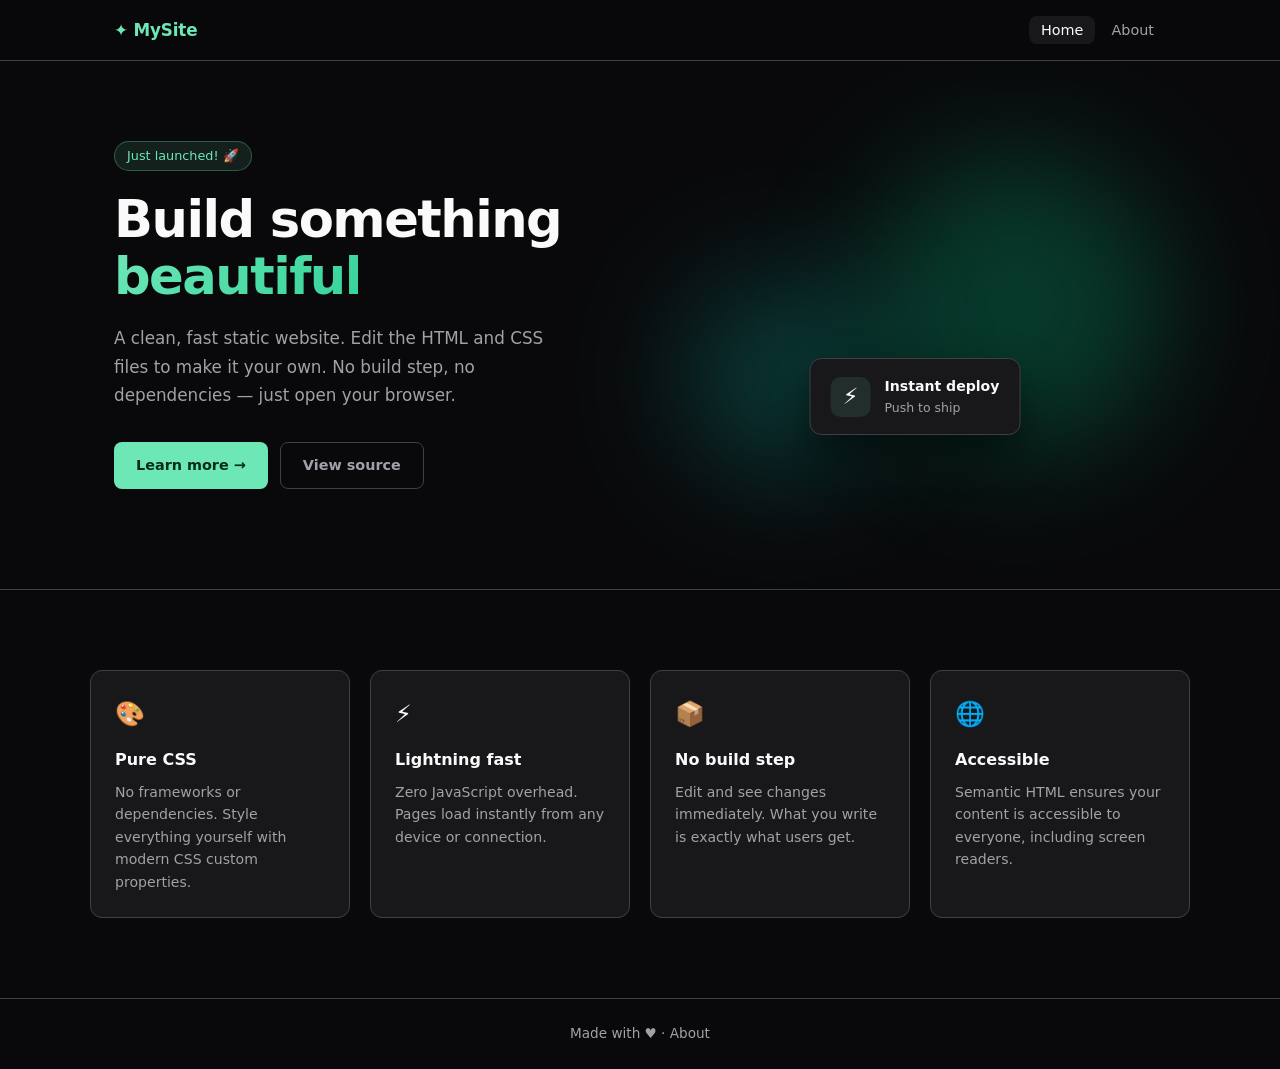
<file: index.html>
<!DOCTYPE html>
<html lang="en">
<head>
  <meta charset="UTF-8">
  <meta name="viewport" content="width=device-width, initial-scale=1.0">
  <title>My Site</title>
  <link rel="stylesheet" href="style.css">
</head>
<body>
  <header class="site-header">
    <nav class="nav">
      <span class="logo">✦ MySite</span>
      <ul class="nav-links">
        <li><a href="index.html" class="active">Home</a></li>
        <li><a href="about.html">About</a></li>
      </ul>
    </nav>
  </header>

  <main>
    <section class="hero">
      <div class="hero-content">
        <div class="badge">Just launched! 🚀</div>
        <h1 class="hero-title">Build something<br><span class="highlight">beautiful</span></h1>
        <p class="hero-desc">
          A clean, fast static website. Edit the HTML and CSS files to make it your own.
          No build step, no dependencies — just open your browser.
        </p>
        <div class="hero-actions">
          <a href="about.html" class="btn btn-primary">Learn more →</a>
          <a href="https://github.com" class="btn btn-ghost">View source</a>
        </div>
      </div>
      <div class="hero-visual" aria-hidden="true">
        <div class="blob blob-1"></div>
        <div class="blob blob-2"></div>
        <div class="card-float">
          <div class="card-float-icon">⚡</div>
          <div>
            <div class="card-float-title">Instant deploy</div>
            <div class="card-float-sub">Push to ship</div>
          </div>
        </div>
      </div>
    </section>

    <section class="features">
      <div class="features-grid">
        <article class="feature-card">
          <div class="feature-icon">🎨</div>
          <h3>Pure CSS</h3>
          <p>No frameworks or dependencies. Style everything yourself with modern CSS custom properties.</p>
        </article>
        <article class="feature-card">
          <div class="feature-icon">⚡</div>
          <h3>Lightning fast</h3>
          <p>Zero JavaScript overhead. Pages load instantly from any device or connection.</p>
        </article>
        <article class="feature-card">
          <div class="feature-icon">📦</div>
          <h3>No build step</h3>
          <p>Edit and see changes immediately. What you write is exactly what users get.</p>
        </article>
        <article class="feature-card">
          <div class="feature-icon">🌐</div>
          <h3>Accessible</h3>
          <p>Semantic HTML ensures your content is accessible to everyone, including screen readers.</p>
        </article>
      </div>
    </section>
  </main>

  <footer class="site-footer">
    <p>Made with ♥ · <a href="about.html">About</a></p>
  </footer>
</body>
</html>
</file>
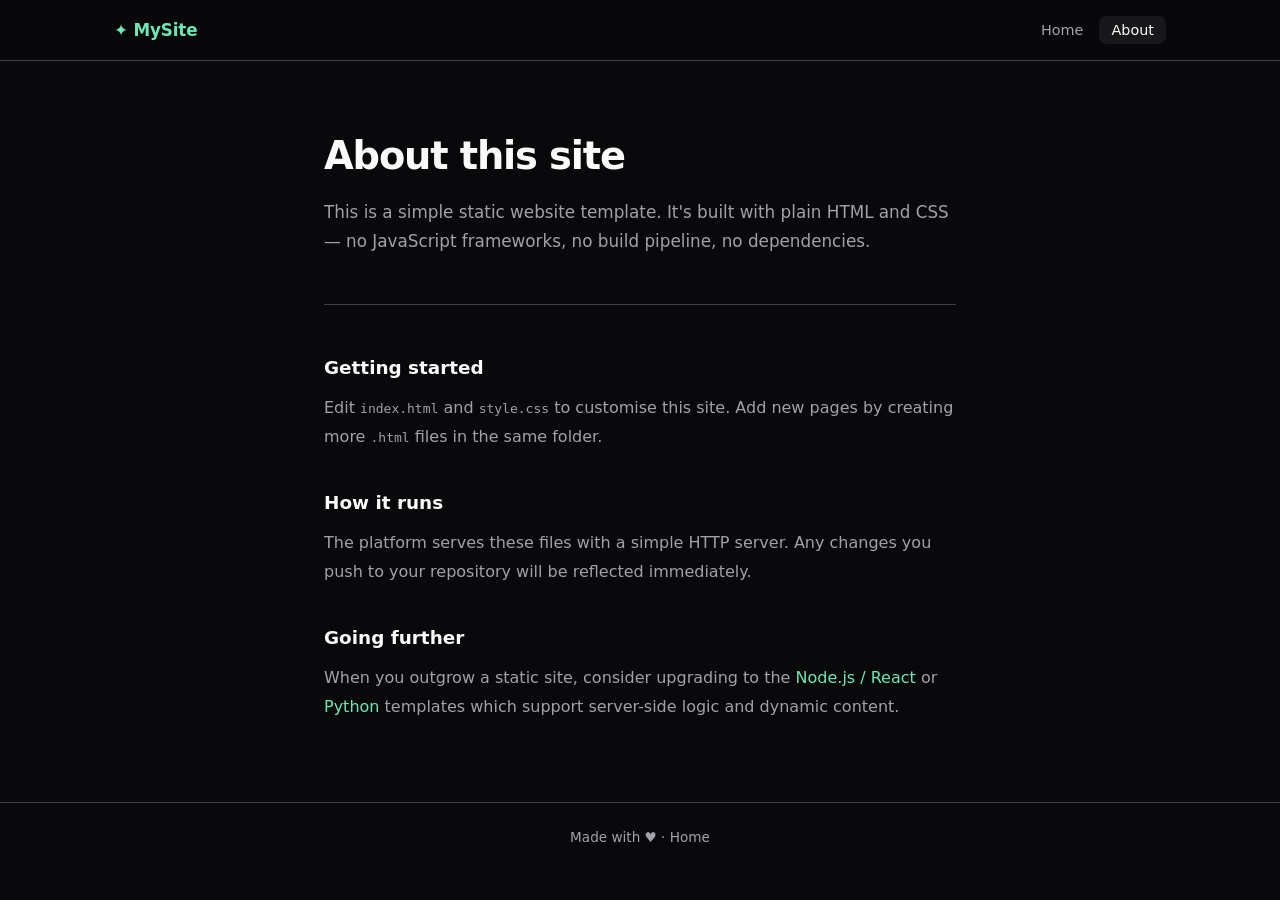
<file: about.html>
<!DOCTYPE html>
<html lang="en">
<head>
  <meta charset="UTF-8">
  <meta name="viewport" content="width=device-width, initial-scale=1.0">
  <title>About — My Site</title>
  <link rel="stylesheet" href="style.css">
  <style>
    .page-content {
      max-width: 680px;
      margin: 0 auto;
      padding: 64px 24px;
    }
    .page-title {
      font-size: clamp(1.8rem, 4vw, 2.4rem);
      font-weight: 800;
      letter-spacing: -0.03em;
      margin-bottom: 12px;
    }
    .page-lead {
      font-size: 1.05rem;
      color: var(--text-muted);
      line-height: 1.7;
      margin-bottom: 48px;
      padding-bottom: 48px;
      border-bottom: 1px solid var(--border);
    }
    .prose h2 {
      font-size: 1.15rem;
      font-weight: 600;
      margin-top: 36px;
      margin-bottom: 12px;
    }
    .prose p {
      color: var(--text-muted);
      line-height: 1.8;
      margin-bottom: 16px;
    }
    .prose a { color: var(--accent); text-decoration: none; }
    .prose a:hover { text-decoration: underline; }
  </style>
</head>
<body>
  <header class="site-header">
    <nav class="nav">
      <span class="logo">✦ MySite</span>
      <ul class="nav-links">
        <li><a href="index.html">Home</a></li>
        <li><a href="about.html" class="active">About</a></li>
      </ul>
    </nav>
  </header>

  <main>
    <div class="page-content">
      <h1 class="page-title">About this site</h1>
      <p class="page-lead">
        This is a simple static website template. It's built with plain HTML and CSS —
        no JavaScript frameworks, no build pipeline, no dependencies.
      </p>
      <div class="prose">
        <h2>Getting started</h2>
        <p>
          Edit <code>index.html</code> and <code>style.css</code> to customise this site.
          Add new pages by creating more <code>.html</code> files in the same folder.
        </p>
        <h2>How it runs</h2>
        <p>
          The platform serves these files with a simple HTTP server. Any changes you push
          to your repository will be reflected immediately.
        </p>
        <h2>Going further</h2>
        <p>
          When you outgrow a static site, consider upgrading to the
          <a href="#">Node.js / React</a> or <a href="#">Python</a> templates which support
          server-side logic and dynamic content.
        </p>
      </div>
    </div>
  </main>

  <footer class="site-footer">
    <p>Made with ♥ · <a href="index.html">Home</a></p>
  </footer>
</body>
</html>
</file>
<file: style.css>
:root {
  --bg: #09090b;
  --surface: #18181b;
  --surface-2: #27272a;
  --border: #3f3f46;
  --text: #fafafa;
  --text-muted: #a1a1aa;
  --accent: #6ee7b7;
  --accent-dark: #059669;
  --radius: 12px;
  --radius-sm: 8px;
}

*, *::before, *::after { box-sizing: border-box; margin: 0; padding: 0; }

html { scroll-behavior: smooth; }

body {
  font-family: -apple-system, BlinkMacSystemFont, "Segoe UI", system-ui, sans-serif;
  background: var(--bg);
  color: var(--text);
  line-height: 1.6;
  min-height: 100vh;
}

/* ── Navigation ─────────────────────────────────────────────────────────── */

.site-header {
  position: sticky;
  top: 0;
  z-index: 10;
  backdrop-filter: blur(16px);
  background: rgba(9, 9, 11, 0.8);
  border-bottom: 1px solid var(--border);
}

.nav {
  max-width: 1100px;
  margin: 0 auto;
  padding: 0 24px;
  height: 60px;
  display: flex;
  align-items: center;
  justify-content: space-between;
  gap: 24px;
}

.logo {
  font-size: 1.05rem;
  font-weight: 700;
  color: var(--accent);
  letter-spacing: -0.01em;
}

.nav-links {
  display: flex;
  gap: 4px;
  list-style: none;
}

.nav-links a {
  color: var(--text-muted);
  text-decoration: none;
  font-size: 0.9rem;
  padding: 6px 12px;
  border-radius: var(--radius-sm);
  transition: color 0.15s, background 0.15s;
}

.nav-links a:hover,
.nav-links a.active {
  color: var(--text);
  background: var(--surface);
}

/* ── Hero ───────────────────────────────────────────────────────────────── */

.hero {
  max-width: 1100px;
  margin: 0 auto;
  padding: 80px 24px 100px;
  display: grid;
  grid-template-columns: 1fr 1fr;
  gap: 48px;
  align-items: center;
}

@media (max-width: 700px) {
  .hero { grid-template-columns: 1fr; padding: 48px 24px 64px; }
  .hero-visual { display: none; }
}

.badge {
  display: inline-block;
  padding: 4px 12px;
  background: rgba(110, 231, 183, 0.1);
  border: 1px solid rgba(110, 231, 183, 0.3);
  border-radius: 999px;
  font-size: 0.8rem;
  color: var(--accent);
  margin-bottom: 20px;
}

.hero-title {
  font-size: clamp(2.2rem, 5vw, 3.2rem);
  font-weight: 800;
  line-height: 1.1;
  letter-spacing: -0.03em;
  margin-bottom: 20px;
}

.highlight {
  background: linear-gradient(135deg, var(--accent), #34d399);
  -webkit-background-clip: text;
  -webkit-text-fill-color: transparent;
  background-clip: text;
}

.hero-desc {
  font-size: 1.05rem;
  color: var(--text-muted);
  line-height: 1.7;
  margin-bottom: 32px;
  max-width: 440px;
}

.hero-actions {
  display: flex;
  gap: 12px;
  flex-wrap: wrap;
}

.btn {
  display: inline-flex;
  align-items: center;
  padding: 11px 22px;
  border-radius: var(--radius-sm);
  font-size: 0.9rem;
  font-weight: 600;
  text-decoration: none;
  transition: all 0.15s;
  white-space: nowrap;
}

.btn-primary {
  background: var(--accent);
  color: #052e16;
}
.btn-primary:hover { background: #34d399; }

.btn-ghost {
  color: var(--text-muted);
  border: 1px solid var(--border);
}
.btn-ghost:hover { color: var(--text); border-color: var(--text-muted); background: var(--surface); }

/* ── Hero visual ────────────────────────────────────────────────────────── */

.hero-visual {
  position: relative;
  height: 320px;
}

.blob {
  position: absolute;
  border-radius: 50%;
  filter: blur(60px);
  opacity: 0.35;
}
.blob-1 {
  width: 300px; height: 300px;
  background: #059669;
  top: 0; right: 0;
}
.blob-2 {
  width: 200px; height: 200px;
  background: #0d9488;
  bottom: 0; left: 20px;
}

.card-float {
  position: absolute;
  bottom: 40px;
  left: 50%;
  transform: translateX(-50%);
  background: var(--surface);
  border: 1px solid var(--border);
  border-radius: var(--radius);
  padding: 16px 20px;
  display: flex;
  align-items: center;
  gap: 14px;
  min-width: 200px;
  box-shadow: 0 20px 40px rgba(0,0,0,0.5);
  animation: float 3s ease-in-out infinite;
}

@keyframes float {
  0%, 100% { transform: translateX(-50%) translateY(0); }
  50% { transform: translateX(-50%) translateY(-8px); }
}

.card-float-icon {
  font-size: 1.4rem;
  width: 40px; height: 40px;
  background: rgba(110, 231, 183, 0.1);
  border-radius: 10px;
  display: flex;
  align-items: center;
  justify-content: center;
}

.card-float-title { font-size: 0.88rem; font-weight: 600; }
.card-float-sub   { font-size: 0.78rem; color: var(--text-muted); }

/* ── Features ───────────────────────────────────────────────────────────── */

.features {
  border-top: 1px solid var(--border);
  padding: 80px 24px;
}

.features-grid {
  max-width: 1100px;
  margin: 0 auto;
  display: grid;
  grid-template-columns: repeat(auto-fit, minmax(220px, 1fr));
  gap: 20px;
}

.feature-card {
  background: var(--surface);
  border: 1px solid var(--border);
  border-radius: var(--radius);
  padding: 24px;
  transition: border-color 0.15s, transform 0.15s;
}

.feature-card:hover {
  border-color: var(--text-muted);
  transform: translateY(-2px);
}

.feature-icon {
  font-size: 1.5rem;
  margin-bottom: 14px;
}

.feature-card h3 {
  font-size: 1rem;
  font-weight: 600;
  margin-bottom: 8px;
}

.feature-card p {
  font-size: 0.88rem;
  color: var(--text-muted);
  line-height: 1.6;
}

/* ── Footer ─────────────────────────────────────────────────────────────── */

.site-footer {
  border-top: 1px solid var(--border);
  padding: 24px;
  text-align: center;
  font-size: 0.85rem;
  color: var(--text-muted);
}

.site-footer a {
  color: var(--text-muted);
  text-decoration: none;
}
.site-footer a:hover { color: var(--text); }
</file>
